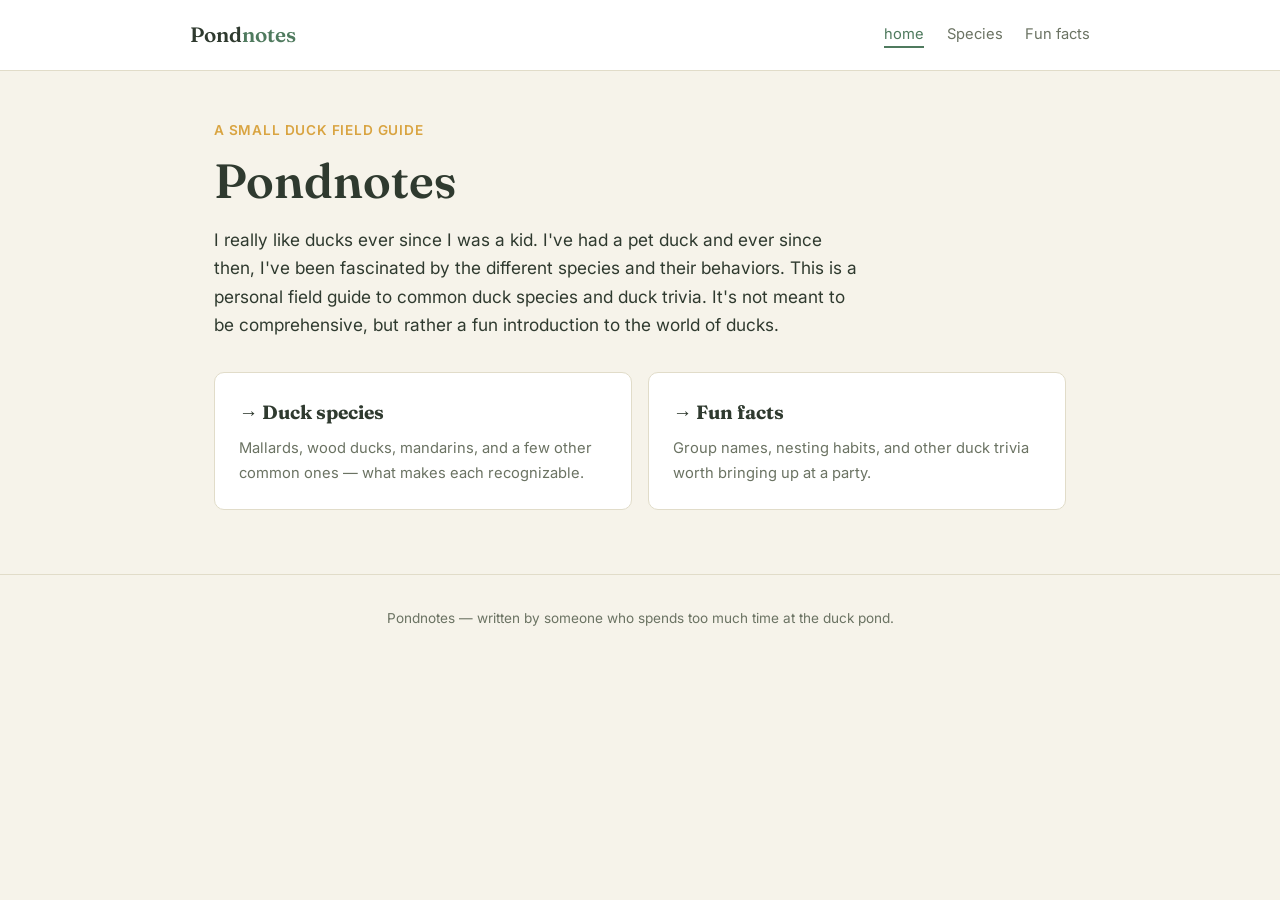
<file: index.html>
<!DOCTYPE html>
<html lang="en">
<head>
  <meta charset="UTF-8">
  <meta name="viewport" content="width=device-width, initial-scale=1.0">
  <title>Pondnotes — a small duck field guide</title>
  <meta name="description" content="a personal field guide to common duck species and duck trivia.">
  <link rel="preconnect" href="https://fonts.googleapis.com">
  <link href="https://fonts.googleapis.com/css2?family=Fraunces:wght@600;700&family=Inter:wght@400;500&display=swap" rel="stylesheet">
  <link rel="stylesheet" href="style.css">
</head>
<body>

  <header class="topbar">
    <div class="topbar-inner">
      <span class="brand">Pond<span>notes</span></span>
      <nav class="topnav">
        <a href="index.html" class="current">home</a>
        <a href="species.html">Species</a>
        <a href="facts.html">Fun facts</a>
      </nav>
    </div>
  </header>

  <main>
    <p class="kicker">a small duck field guide</p>
    <h1>Pondnotes</h1>
    <p class="lede">
      I really like ducks ever since I was a kid. I've had a pet duck
      and ever since then, I've been fascinated by the different
      species and their behaviors. This is a personal field guide
      to common duck species and duck trivia. It's not meant to be
      comprehensive, but rather a fun introduction to the world of ducks.
    </p>

    <div class="page-links">
      <a href="species.html" class="page-link">
        <h3>→ Duck species</h3>
        <p>Mallards, wood ducks, mandarins, and a few other common ones — what makes each recognizable.</p>
      </a>
      <a href="facts.html" class="page-link">
        <h3>→ Fun facts</h3>
        <p>Group names, nesting habits, and other duck trivia worth bringing up at a party.</p>
      </a>
    </div>
  </main>

  <footer>
    Pondnotes — written by someone who spends too much time at the duck pond.
  </footer>

</body>
</html>
</file>
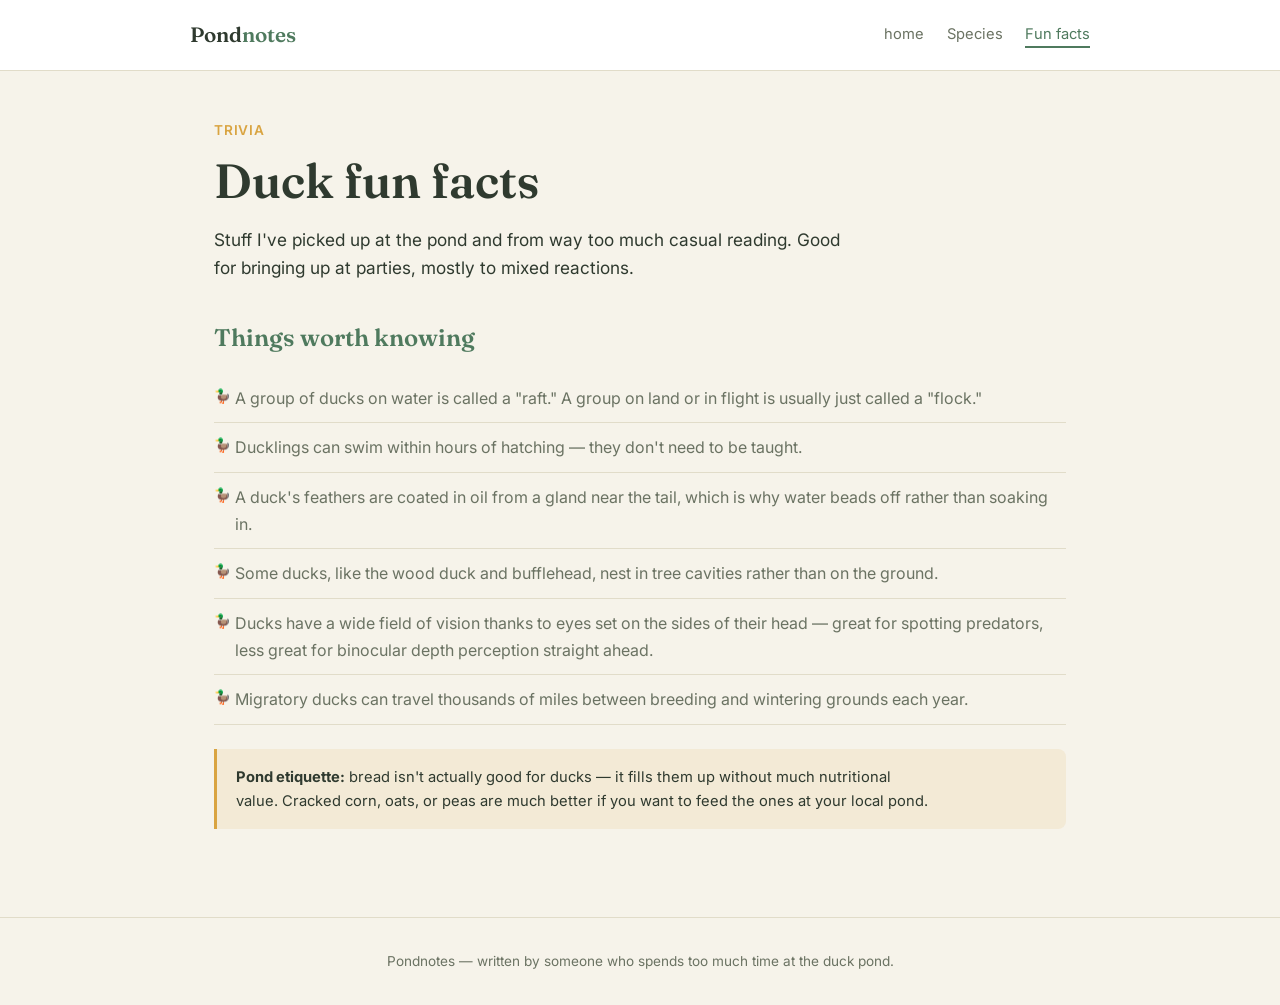
<file: facts.html>
<!DOCTYPE html>
<html lang="en">
<head>
  <meta charset="UTF-8">
  <meta name="viewport" content="width=device-width, initial-scale=1.0">
  <title>Fun facts — Pondnotes</title>
  <meta name="description" content="duck trivia - group names, nesting habits, and other facts.">
  <link rel="preconnect" href="https://fonts.googleapis.com">
  <link href="https://fonts.googleapis.com/css2?family=Fraunces:wght@600;700&family=Inter:wght@400;500&display=swap" rel="stylesheet">
  <link rel="stylesheet" href="style.css">
</head>
<body>

  <header class="topbar">
    <div class="topbar-inner">
      <span class="brand">Pond<span>notes</span></span>
      <nav class="topnav">
        <a href="index.html">home</a>
        <a href="species.html">Species</a>
        <a href="facts.html" class="current">Fun facts</a>
      </nav>
    </div>
  </header>

  <main>
    <p class="kicker">trivia</p>
    <h1>Duck fun facts</h1>
    <p class="lede">
      Stuff I've picked up at the pond and from way too much casual reading. Good for bringing up
      at parties, mostly to mixed reactions.
    </p>

    <h2>Things worth knowing</h2>
    <ul class="fact-list">
      <li>A group of ducks on water is called a "raft." A group on land or in flight is usually just called a "flock."</li>
      <li>Ducklings can swim within hours of hatching — they don't need to be taught.</li>
      <li>A duck's feathers are coated in oil from a gland near the tail, which is why water beads off rather than soaking in.</li>
      <li>Some ducks, like the wood duck and bufflehead, nest in tree cavities rather than on the ground.</li>
      <li>Ducks have a wide field of vision thanks to eyes set on the sides of their head — great for spotting predators, less great for binocular depth perception straight ahead.</li>
      <li>Migratory ducks can travel thousands of miles between breeding and wintering grounds each year.</li>
    </ul>

    <div class="note">
      <p>
        <strong>Pond etiquette:</strong> bread isn't actually good for ducks — it fills them up
        without much nutritional value. Cracked corn, oats, or peas are much better if you want to
        feed the ones at your local pond.
      </p>
    </div>
  </main>

  <footer>
    Pondnotes — written by someone who spends too much time at the duck pond.
  </footer>

</body>
</html>
</file>
<file: style.css>
/* Pondnotes - styles for the ducks site
   theme: light, warm, nature-journal feel. deliberately the opposite
   of the other two sites since this one has nothing to do with them */

:root {
  --bg: #f6f3ea;
  --bg-card: #ffffff;
  --border: #e1dcc9;
  --text: #2f3a2f;
  --text-dim: #6b7363;
  --green: #4f7a5e;
  --mustard: #d9a441;
  --font-head: 'Fraunces', Georgia, serif;
  --font-body: 'Inter', system-ui, sans-serif;
}

* { margin: 0; padding: 0; box-sizing: border-box; }

body {
  background: var(--bg);
  color: var(--text);
  font-family: var(--font-body);
  line-height: 1.65;
}

a { color: var(--green); text-decoration: none; }
a:hover { text-decoration: underline; }

.topbar {
  border-bottom: 1px solid var(--border);
  padding: 1.1rem 1.5rem;
  background: var(--bg-card);
}

.topbar-inner {
  max-width: 900px;
  margin: 0 auto;
  display: flex;
  justify-content: space-between;
  align-items: center;
  flex-wrap: wrap;
  gap: 0.8rem;
}

.brand {
  font-family: var(--font-head);
  font-weight: 600;
  font-size: 1.3rem;
}

.brand span { color: var(--green); }

.topnav {
  display: flex;
  gap: 1.4rem;
  font-size: 0.92rem;
}

.topnav a { color: var(--text-dim); }

.topnav a.current {
  color: var(--green);
  border-bottom: 2px solid var(--green);
}

main {
  max-width: 900px;
  margin: 0 auto;
  padding: 3rem 1.5rem 4rem;
}

.kicker {
  font-size: 0.85rem;
  color: var(--mustard);
  font-weight: 600;
  text-transform: uppercase;
  letter-spacing: 0.06em;
  margin-bottom: 0.7rem;
}

h1 {
  font-family: var(--font-head);
  font-size: clamp(2rem, 5vw, 3rem);
  font-weight: 600;
  margin-bottom: 1rem;
  line-height: 1.2;
}

h2 {
  font-family: var(--font-head);
  font-size: 1.5rem;
  font-weight: 600;
  margin: 2.2rem 0 0.9rem;
  color: var(--green);
}

p { color: var(--text-dim); margin-bottom: 1rem; max-width: 700px; }

.lede {
  font-size: 1.08rem;
  color: var(--text);
  max-width: 650px;
  margin-bottom: 2rem;
}

.page-links {
  display: grid;
  grid-template-columns: repeat(2, 1fr);
  gap: 1rem;
  margin-top: 2rem;
}

.page-link {
  display: block;
  background: var(--bg-card);
  border: 1px solid var(--border);
  border-radius: 10px;
  padding: 1.5rem;
  transition: transform 0.15s ease, box-shadow 0.15s ease;
}

.page-link:hover {
  text-decoration: none;
  transform: translateY(-2px);
  box-shadow: 0 6px 16px rgba(47, 58, 47, 0.08);
}

.page-link h3 {
  font-family: var(--font-head);
  font-size: 1.2rem;
  margin-bottom: 0.5rem;
  color: var(--text);
}

.page-link p { font-size: 0.92rem; margin-bottom: 0; }

.duck-grid {
  display: grid;
  grid-template-columns: repeat(2, 1fr);
  gap: 1.2rem;
  margin: 1.5rem 0 2rem;
}

.duck-card {
  background: var(--bg-card);
  border: 1px solid var(--border);
  border-radius: 10px;
  padding: 1.4rem;
}

.duck-photo {
  width: 100%;
  height: 220px;
  object-fit: cover;
  object-position: center;
  border-radius: 8px;
  margin-bottom: 0.8rem;
  display: block;
  background: #f3eee0;
}

.duck-card h3 {
  font-family: var(--font-head);
  color: var(--green);
  font-size: 1.1rem;
  margin-bottom: 0.5rem;
}

.duck-card p { font-size: 0.92rem; margin-bottom: 0; }

.fact-list {
  list-style: none;
  margin: 1rem 0 1.5rem;
}

.fact-list li {
  padding: 0.7rem 0;
  border-bottom: 1px solid var(--border);
  color: var(--text-dim);
  padding-left: 1.3rem;
  position: relative;
}

.fact-list li::before {
  content: '🦆';
  position: absolute;
  left: 0;
  font-size: 0.85rem;
}

.note {
  background: rgba(217, 164, 65, 0.12);
  border-left: 3px solid var(--mustard);
  padding: 1rem 1.2rem;
  border-radius: 0 8px 8px 0;
  font-size: 0.92rem;
  margin: 1.5rem 0;
}

.note p { color: var(--text); margin-bottom: 0; }

footer {
  text-align: center;
  padding: 2rem 1.5rem;
  color: var(--text-dim);
  font-size: 0.85rem;
  border-top: 1px solid var(--border);
}

@media (max-width: 600px) {
  .page-links, .duck-grid { grid-template-columns: 1fr; }
  .topnav { gap: 0.9rem; font-size: 0.85rem; }
}
</file>
